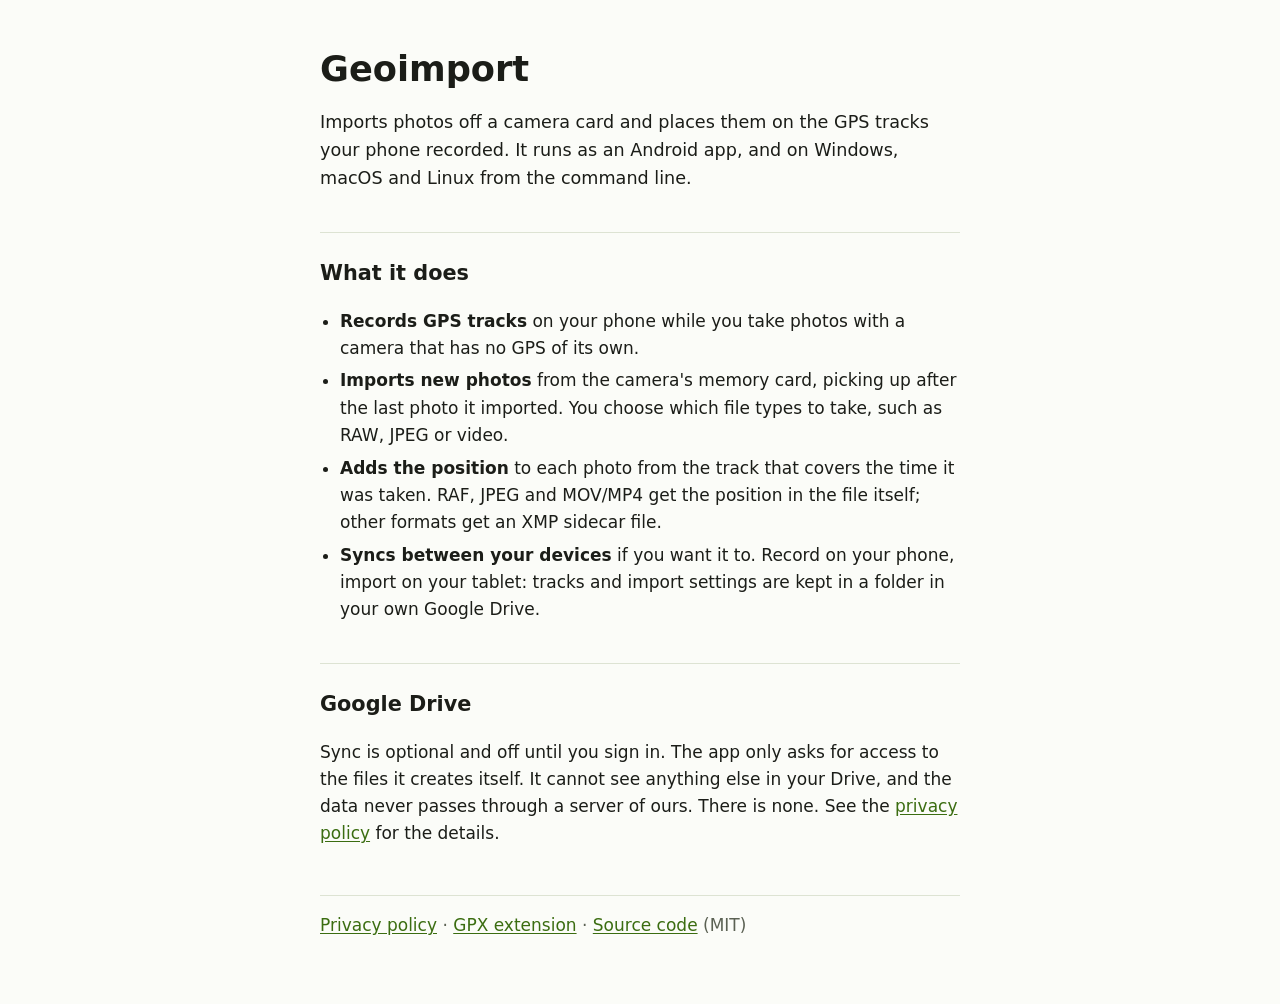
<file: docs/index.html>
<!doctype html>
<html lang="en">
<head>
<meta charset="utf-8">
<meta name="viewport" content="width=device-width, initial-scale=1">
<title>Geoimport</title>
<meta name="description" content="Imports photos off a camera card and places them on the GPS tracks your phone recorded.">
<link rel="stylesheet" href="style.css">
</head>
<body>
<main>
<h1>Geoimport</h1>
<p class="summary">Imports photos off a camera card and places them on the GPS
tracks your phone recorded. It runs as an Android app, and on Windows, macOS
and Linux from the command line.</p>

<h2>What it does</h2>
<ul>
<li><strong>Records GPS tracks</strong> on your phone while you take photos
with a camera that has no GPS of its own.</li>
<li><strong>Imports new photos</strong> from the camera's memory card, picking
up after the last photo it imported. You choose which file types to take,
such as RAW, JPEG or video.</li>
<li><strong>Adds the position</strong> to each photo from the track that covers
the time it was taken. RAF, JPEG and MOV/MP4 get the position in the file
itself; other formats get an XMP sidecar file.</li>
<li><strong>Syncs between your devices</strong> if you want it to. Record on
your phone, import on your tablet: tracks and import settings are kept in a
folder in your own Google Drive.</li>
</ul>

<h2>Google Drive</h2>
<p>Sync is optional and off until you sign in. The app only asks for access to
the files it creates itself. It cannot see anything else in your Drive, and
the data never passes through a server of ours. There is none. See the
<a href="privacy.html">privacy policy</a> for the details.</p>

<footer>
<a href="privacy.html">Privacy policy</a> ·
<a href="gpx/1/">GPX extension</a> ·
<a href="https://github.com/pbungert/geoimport">Source code</a> (MIT)
</footer>
</main>
</body>
</html>
</file>
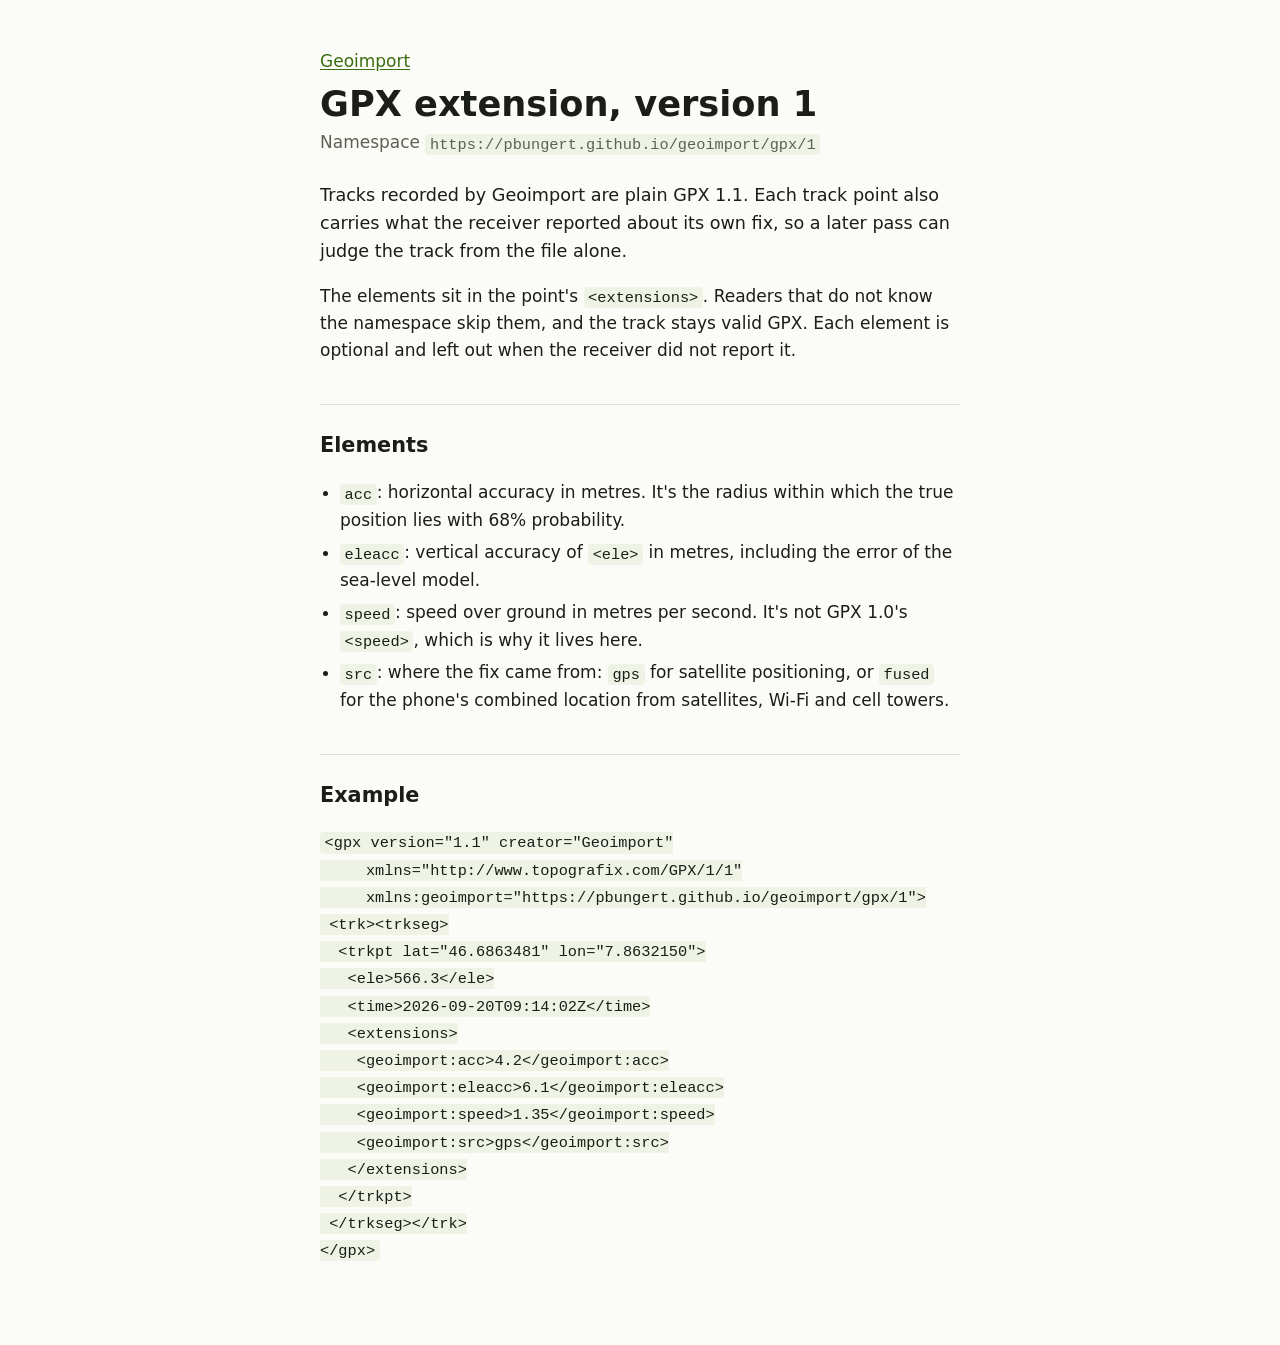
<file: docs/gpx/1/index.html>
<!doctype html>
<html lang="en">
<head>
<meta charset="utf-8">
<meta name="viewport" content="width=device-width, initial-scale=1">
<title>Geoimport GPX Extension</title>
<meta name="description" content="The extension elements Geoimport writes into GPX track points: fix accuracy, speed and source.">
<link rel="stylesheet" href="../../style.css">
</head>
<body>
<main>
<p class="back"><a href="../../">Geoimport</a></p>
<h1>GPX extension, version 1</h1>
<p class="meta">Namespace <code>https://pbungert.github.io/geoimport/gpx/1</code></p>

<p class="summary">Tracks recorded by Geoimport are plain GPX 1.1. Each track
point also carries what the receiver reported about its own fix, so a later
pass can judge the track from the file alone.</p>

<p>The elements sit in the point's <code>&lt;extensions&gt;</code>. Readers that
do not know the namespace skip them, and the track stays valid GPX. Each
element is optional and left out when the receiver did not report it.</p>

<h2>Elements</h2>
<ul>
<li><code>acc</code>: horizontal accuracy in metres. It's the radius within
which the true position lies with 68% probability.</li>
<li><code>eleacc</code>: vertical accuracy of <code>&lt;ele&gt;</code> in metres,
including the error of the sea-level model.</li>
<li><code>speed</code>: speed over ground in metres per second. It's not GPX
1.0's <code>&lt;speed&gt;</code>, which is why it lives here.</li>
<li><code>src</code>: where the fix came from: <code>gps</code> for satellite
positioning, or <code>fused</code> for the phone's combined location from
satellites, Wi-Fi and cell towers.</li>
</ul>

<h2>Example</h2>
<pre><code>&lt;gpx version="1.1" creator="Geoimport"
     xmlns="http://www.topografix.com/GPX/1/1"
     xmlns:geoimport="https://pbungert.github.io/geoimport/gpx/1"&gt;
 &lt;trk&gt;&lt;trkseg&gt;
  &lt;trkpt lat="46.6863481" lon="7.8632150"&gt;
   &lt;ele&gt;566.3&lt;/ele&gt;
   &lt;time&gt;2026-09-20T09:14:02Z&lt;/time&gt;
   &lt;extensions&gt;
    &lt;geoimport:acc&gt;4.2&lt;/geoimport:acc&gt;
    &lt;geoimport:eleacc&gt;6.1&lt;/geoimport:eleacc&gt;
    &lt;geoimport:speed&gt;1.35&lt;/geoimport:speed&gt;
    &lt;geoimport:src&gt;gps&lt;/geoimport:src&gt;
   &lt;/extensions&gt;
  &lt;/trkpt&gt;
 &lt;/trkseg&gt;&lt;/trk&gt;
&lt;/gpx&gt;</code></pre>
</main>
</body>
</html>
</file>
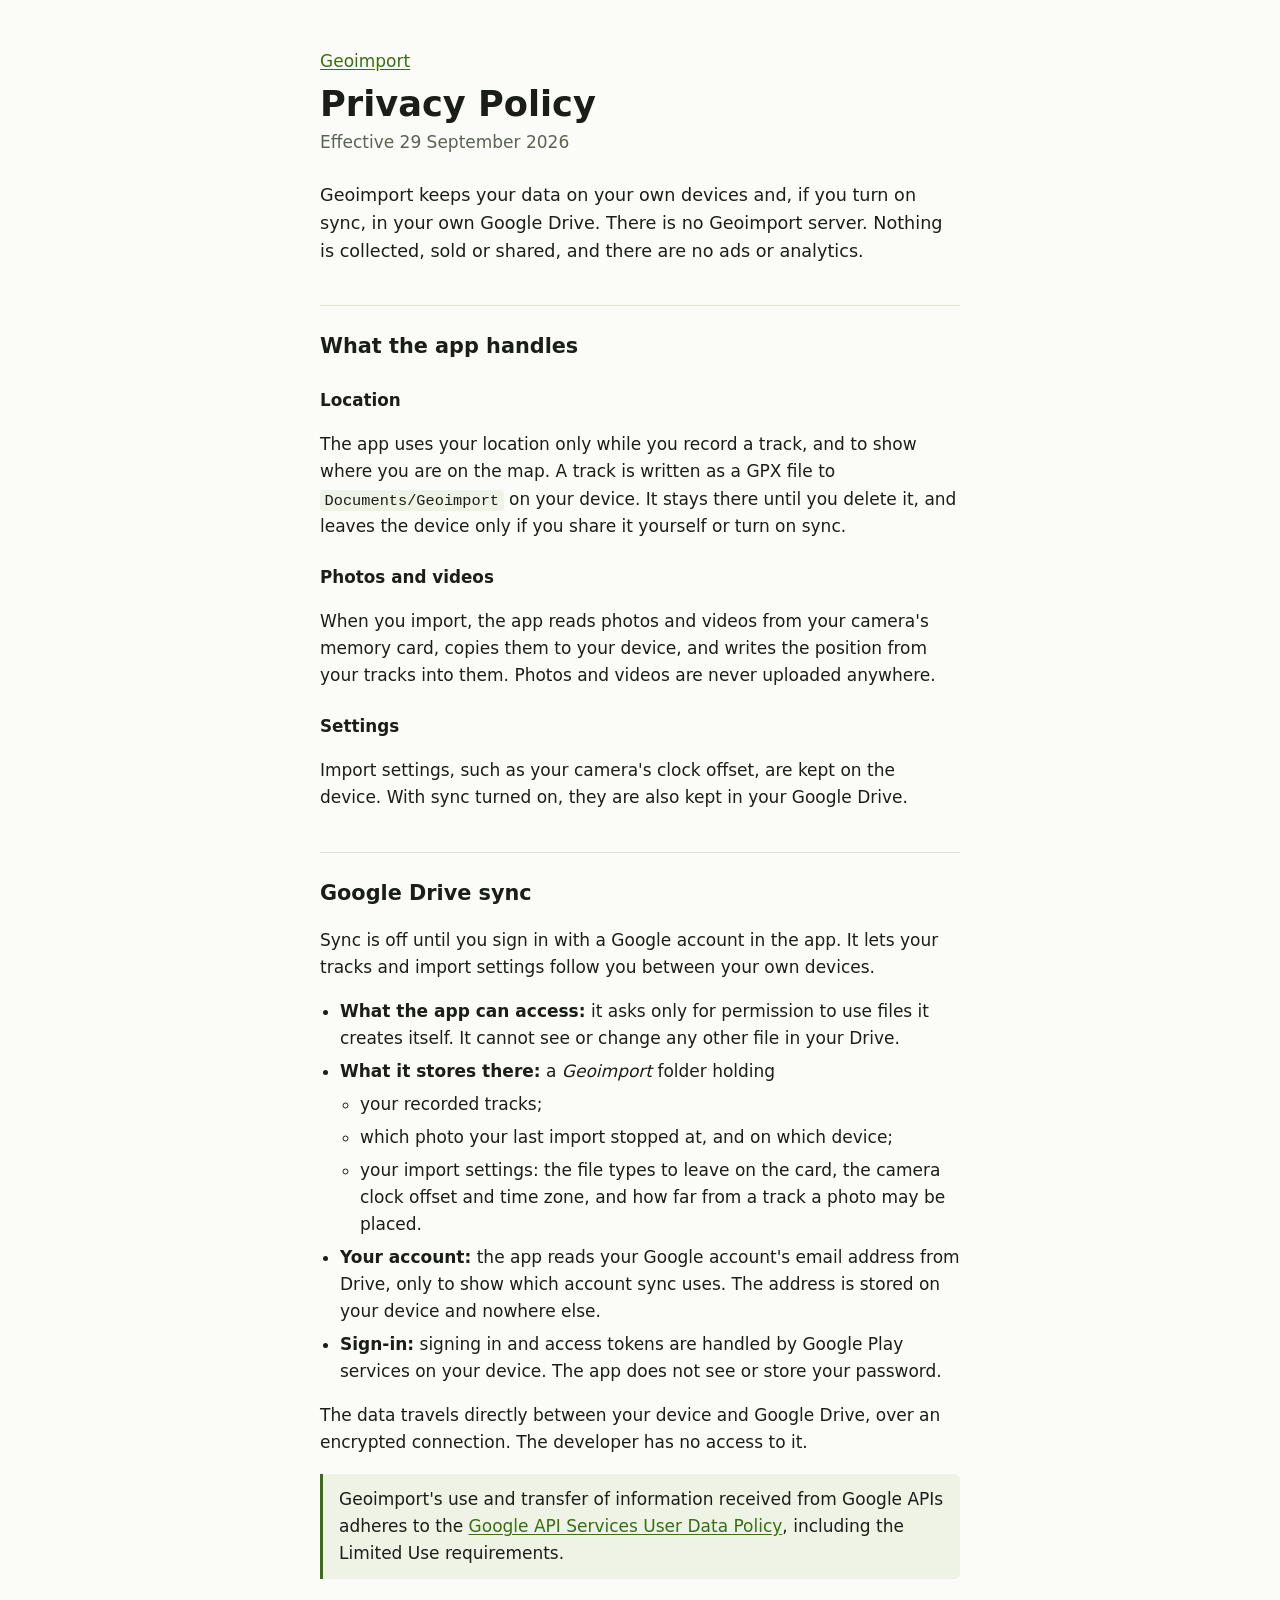
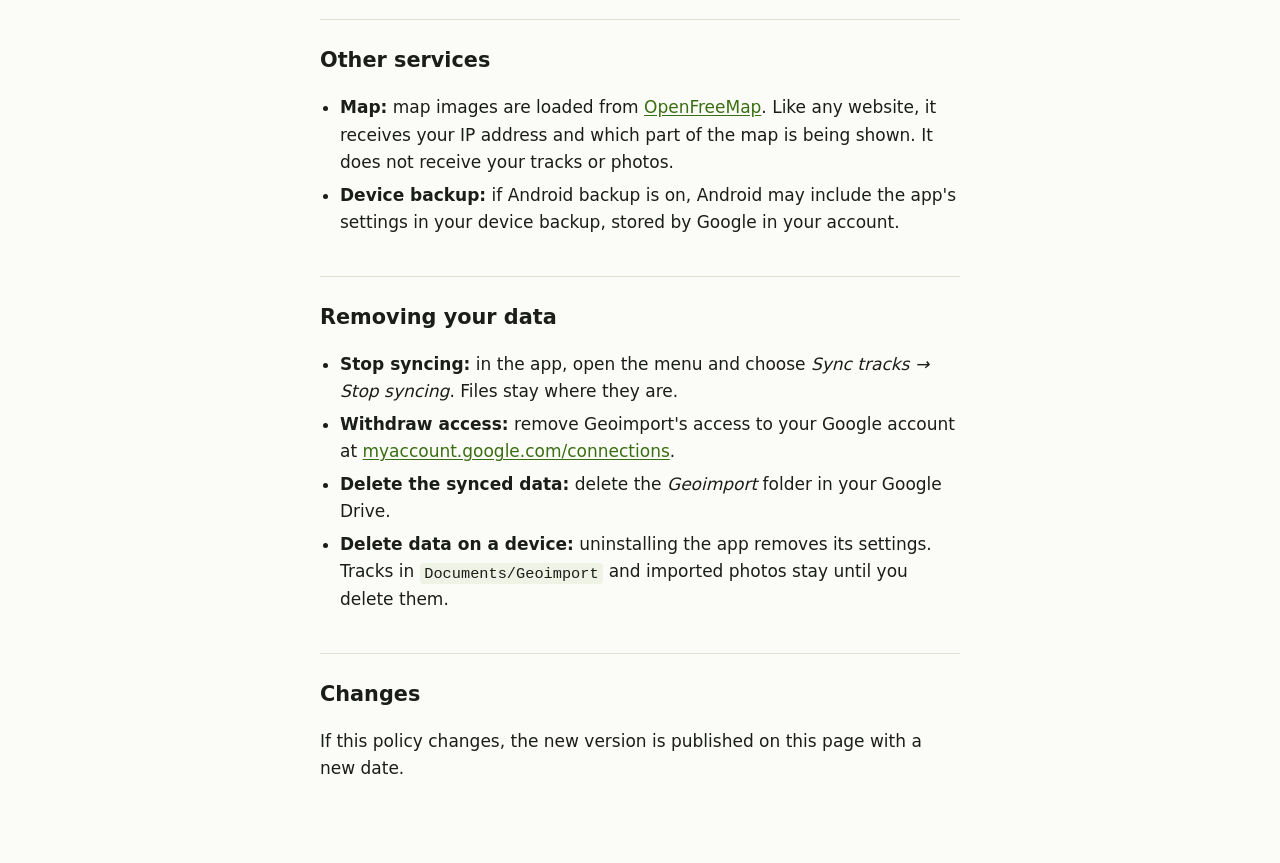
<file: docs/privacy.html>
<!doctype html>
<html lang="en">
<head>
<meta charset="utf-8">
<meta name="viewport" content="width=device-width, initial-scale=1">
<title>Geoimport Privacy Policy</title>
<meta name="description" content="What the Geoimport app does with your location, your photos and your Google Drive.">
<link rel="stylesheet" href="style.css">
</head>
<body>
<main>
<p class="back"><a href="./">Geoimport</a></p>
<h1>Privacy Policy</h1>
<p class="meta">Effective 29 September 2026</p>

<p class="summary">Geoimport keeps your data on your own devices and, if you turn on
sync, in your own Google Drive. There is no Geoimport server. Nothing is
collected, sold or shared, and there are no ads or analytics.</p>

<h2>What the app handles</h2>

<h3>Location</h3>
<p>The app uses your location only while you record a track, and to show where
you are on the map. A track is written as a GPX file to
<code>Documents/Geoimport</code> on your device. It stays there until you
delete it, and leaves the device only if you share it yourself or turn on
sync.</p>

<h3>Photos and videos</h3>
<p>When you import, the app reads photos and videos from your camera's memory
card, copies them to your device, and writes the position from your tracks
into them. Photos and videos are never uploaded anywhere.</p>

<h3>Settings</h3>
<p>Import settings, such as your camera's clock offset, are kept on the
device. With sync turned on, they are also kept in your Google Drive.</p>

<h2>Google Drive sync</h2>
<p>Sync is off until you sign in with a Google account in the app. It lets
your tracks and import settings follow you between your own devices.</p>
<ul>
<li><strong>What the app can access:</strong> it asks only for permission to
use files it creates itself. It cannot see or change any other file in your
Drive.</li>
<li><strong>What it stores there:</strong> a <em>Geoimport</em> folder holding
<ul>
<li>your recorded tracks;</li>
<li>which photo your last import stopped at, and on which device;</li>
<li>your import settings: the file types to leave on the card, the camera
clock offset and time zone, and how far from a track a photo may be
placed.</li>
</ul></li>
<li><strong>Your account:</strong> the app reads your Google account's email
address from Drive, only to show which account sync uses. The address is
stored on your device and nowhere else.</li>
<li><strong>Sign-in:</strong> signing in and access tokens are handled by
Google Play services on your device. The app does not see or store your
password.</li>
</ul>
<p>The data travels directly between your device and Google Drive, over an
encrypted connection. The developer has no access to it.</p>

<p class="notice">Geoimport's use and transfer of information received from
Google APIs adheres to the
<a href="https://developers.google.com/terms/api-services-user-data-policy">Google
API Services User Data Policy</a>, including the Limited Use requirements.</p>

<h2>Other services</h2>
<ul>
<li><strong>Map:</strong> map images are loaded from
<a href="https://openfreemap.org">OpenFreeMap</a>. Like any website, it
receives your IP address and which part of the map is being shown. It does
not receive your tracks or photos.</li>
<li><strong>Device backup:</strong> if Android backup is on, Android may
include the app's settings in your device backup, stored by Google in your
account.</li>
</ul>

<h2>Removing your data</h2>
<ul>
<li><strong>Stop syncing:</strong> in the app, open the menu and choose
<em>Sync tracks → Stop syncing</em>. Files stay where they are.</li>
<li><strong>Withdraw access:</strong> remove Geoimport's access to your Google
account at
<a href="https://myaccount.google.com/connections">myaccount.google.com/connections</a>.</li>
<li><strong>Delete the synced data:</strong> delete the <em>Geoimport</em>
folder in your Google Drive.</li>
<li><strong>Delete data on a device:</strong> uninstalling the app removes its
settings. Tracks in <code>Documents/Geoimport</code> and imported photos stay
until you delete them.</li>
</ul>

<h2>Changes</h2>
<p>If this policy changes, the new version is published on this page with a
new date.</p>
</main>
</body>
</html>
</file>
<file: docs/style.css>
:root {
  --bg: #fbfcf8;
  --text: #1b1d18;
  --muted: #5b6153;
  --accent: #3b6d11;
  --rule: #dde3d3;
  --panel: #eef3e6;
  color-scheme: light dark;
}

@media (prefers-color-scheme: dark) {
  :root {
    --bg: #121410;
    --text: #e3e6dc;
    --muted: #a4ab99;
    --accent: #a5d67a;
    --rule: #2e3329;
    --panel: #1d2119;
  }
}

* { box-sizing: border-box; }

body {
  margin: 0;
  background: var(--bg);
  color: var(--text);
  font: 17px/1.6 system-ui, -apple-system, "Segoe UI", Roboto, sans-serif;
}

main {
  max-width: 42rem;
  margin: 0 auto;
  padding: 3rem 16px 4rem;
}

h1 { font-size: 2.2rem; line-height: 1.2; margin: 0 0 0.25rem; }
h2 { font-size: 1.3rem; margin: 2.5rem 0 0.5rem; padding-top: 1.5rem; border-top: 1px solid var(--rule); }
h3 { font-size: 1.05rem; margin: 1.5rem 0 0.25rem; }

a { color: var(--accent); text-underline-offset: 2px; }

code {
  font: 0.9em ui-monospace, "Cascadia Mono", Consolas, monospace;
  background: var(--panel);
  padding: 0.1em 0.3em;
  border-radius: 4px;
  overflow-wrap: anywhere;
}

ul { padding-left: 1.25rem; }
li { margin: 0.35rem 0; }

.summary { font-size: 1.1rem; }
.meta, .back { color: var(--muted); margin: 0 0 1.5rem; }
.back { margin-bottom: 0.5rem; }

.notice {
  background: var(--panel);
  border-left: 3px solid var(--accent);
  padding: 0.75rem 1rem;
  border-radius: 0 6px 6px 0;
}

footer {
  margin-top: 3rem;
  padding-top: 1rem;
  border-top: 1px solid var(--rule);
  color: var(--muted);
}
</file>
